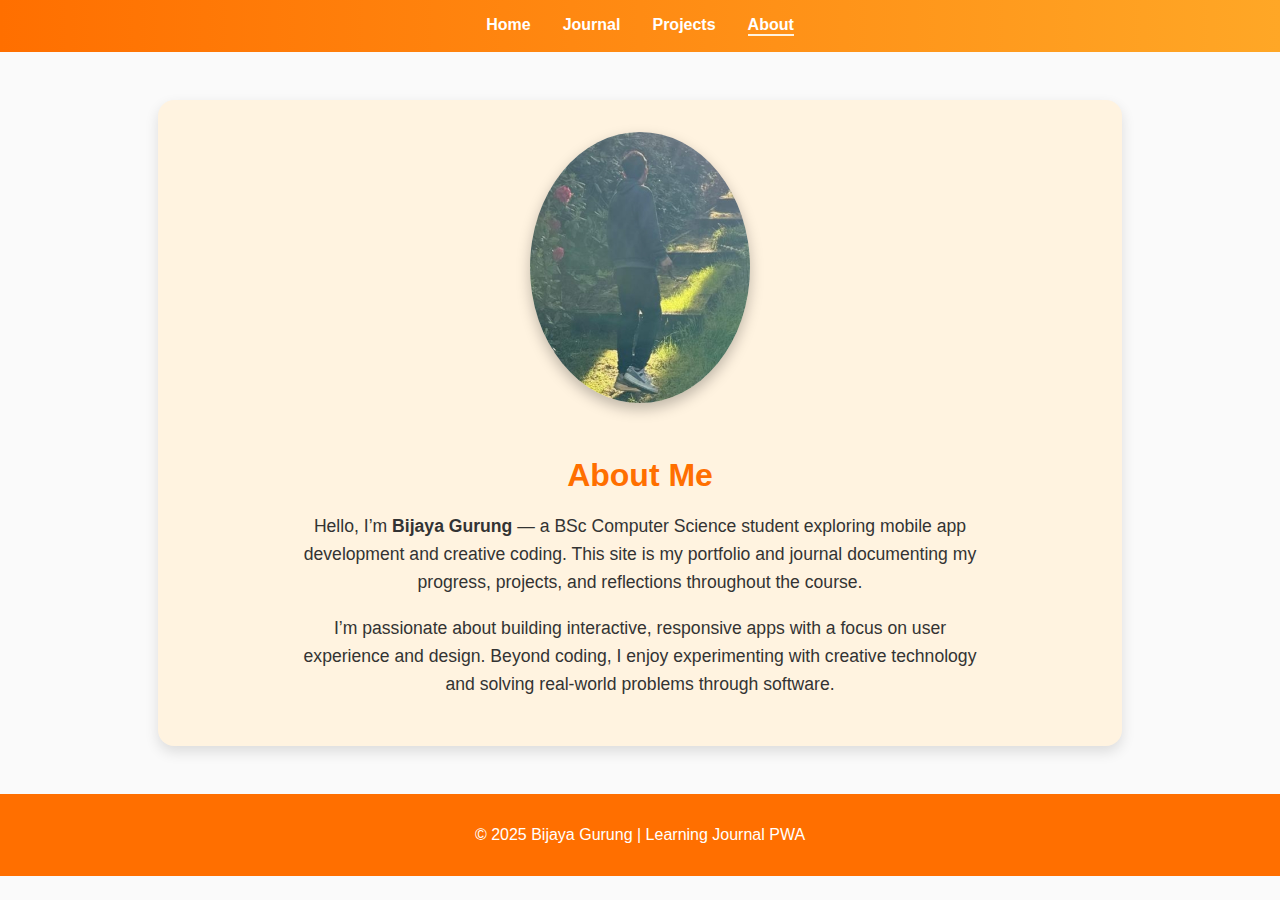
<file: about.html>
<!DOCTYPE html>
<html lang="en">
<head>
  <meta charset="UTF-8">
  <meta name="viewport" content="width=device-width, initial-scale=1.0">
  <title>About | Bijaya Gurung</title>
  <link rel="stylesheet" href="css/style.css">
</head>
<body>
  <header>
    <nav class="navbar">
      <a href="index.html">Home</a>
      <a href="journal.html">Journal</a>
      <a href="projects.html">Projects</a>
      <a href="about.html" class="active">About</a>
    </nav>
  </header>

  <main>
    <section class="about">
      <div class="about-container">
        <!-- Photo space -->
        <div class="about-photo">
          <img src="images/profile.jpg" alt="Bijaya Gurung Photo">
        </div>

        <!-- Text content -->
        <div class="about-text">
          <h2>About Me</h2>
          <p>Hello, I’m <strong>Bijaya Gurung</strong> — a BSc Computer Science student exploring mobile app development and creative coding.  
          This site is my portfolio and journal documenting my progress, projects, and reflections throughout the course.</p>

          <p>I’m passionate about building interactive, responsive apps with a focus on user experience and design.  
          Beyond coding, I enjoy experimenting with creative technology and solving real-world problems through software.</p>
        </div>
      </div>
    </section>
  </main>

  <footer>
    <p>&copy; 2025 Bijaya Gurung | Learning Journal PWA</p>
  </footer>
</body>
</html>
</file>
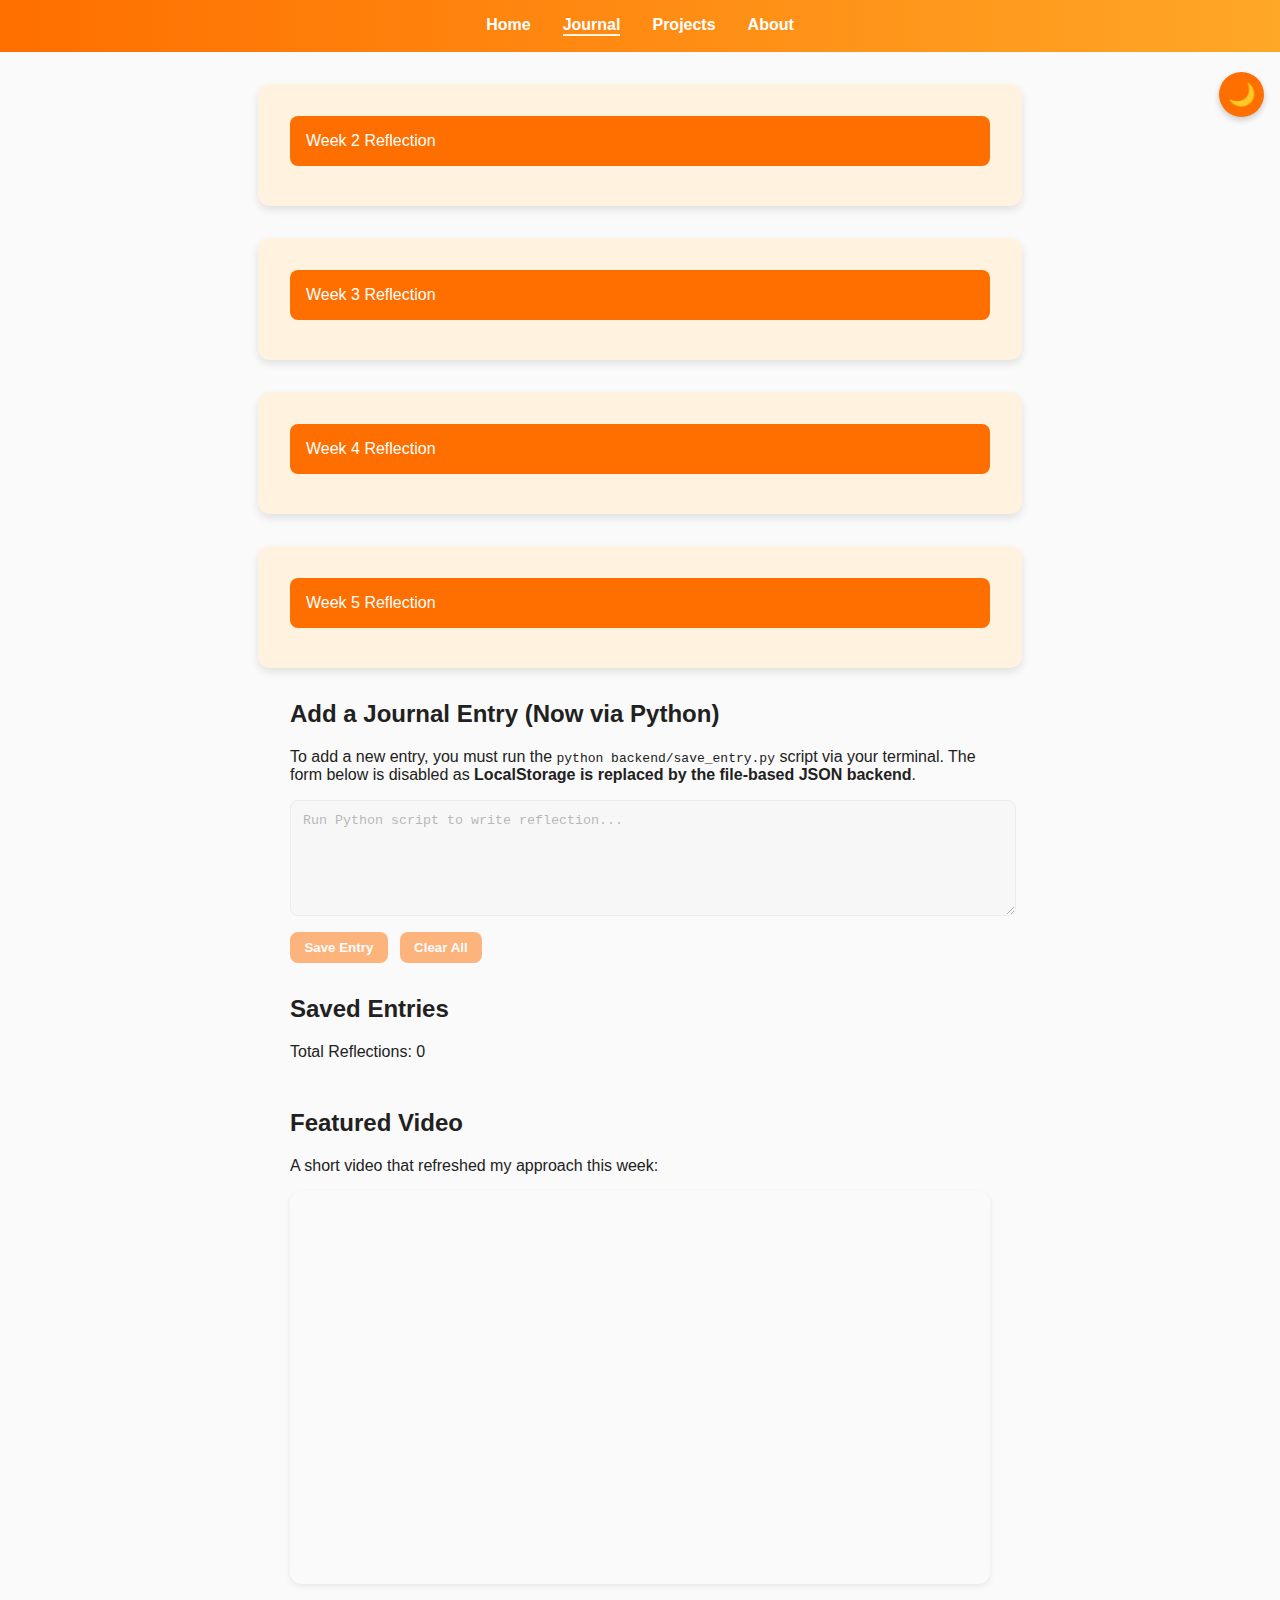
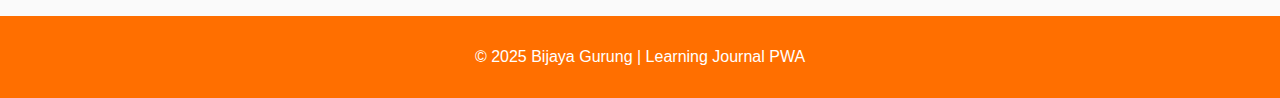
<file: journal.html>
<!DOCTYPE html>
<html lang="en">
<head>
  <meta charset="UTF-8">
  <meta name="viewport" content="width=device-width, initial-scale=1.0">
  <title>Journal | Bijaya Gurung</title>
  <link rel="stylesheet" href="css/style.css">
</head>
<body>
  <header></header>

  <main>
    
    <section class="journal-entry">
      <button class="collapsible">Week 2 Reflection</button>
      <div class="content">
        <p><strong>1. How did you approach mobile-first design?</strong><br>
        I began with a simple one-column layout optimized for small screens, focusing on readability and touch-friendly spacing. My goal was to ensure that content felt natural and uncluttered on mobile devices. Once the base layout was solid, I introduced media queries to adapt the design for tablets and desktops — adjusting padding, font sizes, and layout flow. This progressive enhancement strategy helped me build a responsive experience that feels intuitive across all screen sizes.</p>

        <p><strong>2. What was the most useful HTML or CSS concept you applied this week?</strong><br>
        Flexbox was a game-changer. It allowed me to align and distribute elements with precision, especially in the navbar and project cards. I also refined my use of margins and padding to create visual breathing room between sections. These small adjustments made a big difference in the overall polish of the site. I started thinking more like a designer — not just placing elements, but shaping the user’s experience.</p>

        <p><strong>3. What part of HTML or CSS did you find most challenging or confusing?</strong><br>
        Media queries were tricky at first. I struggled to understand which styles were active at different breakpoints, especially when multiple rules overlapped. I had to test my site on various screen sizes and use browser dev tools to inspect which styles were being applied. Through trial and error, I learned how to structure my CSS more clearly and use min-width logic to layer styles effectively. It was frustrating at times, but I came out with a stronger grasp of responsive design.</p>
      </div>
    </section>

    <section class="journal-entry">
      <button class="collapsible">Week 3 Reflection</button>
      <div class="content">
        <p><strong>1. Which DOM selection methods did you use, and why?</strong><br>
        This week I used both <code>getElementById()</code> and <code>querySelector()</code> to target elements in my Learning Journal PWA. I chose <code>getElementById()</code> for unique elements like the date/time display and theme toggle button because it’s fast and direct. For reusable or styled components like collapsible sections, I used <code>querySelector()</code> to select by class. This gave me flexibility to apply interactivity across multiple elements without duplicating code.</p>

        <p><strong>2. What was the most challenging part about linking JavaScript with HTML?</strong><br>
        The biggest challenge was making sure my JavaScript executed only after the DOM was fully loaded. Initially, I placed the <code>&lt;script&gt;</code> tag in the <code>&lt;head&gt;</code>, which caused errors because the elements weren’t available yet. Once I moved it to the bottom of the <code>&lt;body&gt;</code>, everything worked smoothly. I also had to debug why my collapsible buttons weren’t responding — turns out I needed to wrap the event listeners inside a loop to target each button individually.</p>

        <p><strong>3. How did you test and debug your JavaScript code?</strong><br>
        I relied heavily on <code>console.log()</code> to trace values and confirm that my event listeners were firing. I also used browser dev tools to inspect elements and check if styles were being applied correctly. Testing across different screen sizes helped me catch layout issues, especially with the theme toggle button. I refined its position and shape to avoid overlapping the navbar and make it visually appealing. Each bug taught me something new about how the DOM behaves and how to write cleaner, modular code.</p>
      </div>
    </section>

    <section class="journal-entry">
      <button class="collapsible">Week 4 Reflection</button>
      <div class="content">
        <p><strong>1. Which Storage, Browser, and Third‑Party APIs did you choose, and why?</strong><br>
        For Storage, I used <code>LocalStorage</code> because it’s simple and reliable for persisting journal entries and theme preferences across reloads. For the Browser API, I implemented the <code>Clipboard API</code> to let me copy entries quickly, and the <code>Notifications API</code> to give feedback when saving, deleting, or clearing entries. For the Third‑Party API, I integrated a <code>YouTube embed</code> to bring external learning content directly into my journal. These choices balanced ease of implementation with meaningful functionality.</p>

        <p><strong>2. How did you integrate each API with DOM manipulation?</strong><br>
        LocalStorage was tied to the journal form: when I save an entry, it’s pushed into storage and then rendered dynamically into the DOM. The Clipboard API was wired to “Copy” buttons on each entry, using event listeners to grab the text and copy it. The Notifications API was triggered after save, delete, and clear actions, providing system notifications (or alert fallbacks) based on user events. The YouTube embed was injected into a container via JavaScript, ensuring it loads seamlessly with the rest of the page.</p>

        <p><strong>3. What challenges did you encounter, and how did you solve them?</strong><br>
        The biggest challenge was handling <em>notification permissions</em> — browsers block notifications unless the user explicitly allows them. To solve this, I added a fallback <code>alert()</code> so feedback is always visible. Another challenge was making sure entries render correctly after delete and clear actions; I fixed this by re‑rendering the list after every storage update. Finally, embedding YouTube responsively required CSS tweaks to keep the iframe proportional across devices.</p>

        <p><strong>4. In what ways do these APIs improve your Learning Journal PWA?</strong><br>
        These APIs transformed the journal from a static site into a <strong>dynamic, interactive app</strong>. LocalStorage ensures my reflections persist across sessions, making the journal truly personal. Clipboard and Notifications improve usability by giving instant feedback and easy sharing. The YouTube embed connects my journal to external resources, enriching the learning experience. Together, they make the PWA more professional, engaging, and aligned with real‑world app functionality.</p>
      </div>
    </section>

    <section class="journal-entry">
      <button class="collapsible">Week 5 Reflection</button>
      <div class="content">
        <p><strong>1. How is storing data in a JSON file different from using browser storage?</strong><br>
        Storing data in a JSON file (file-based storage) saves data permanently to the server's or user's filesystem, persisting across different browsers and cleared caches. This data can be created and updated outside the browser using server-side tools like Python. In contrast, browser storage (like LocalStorage) saves data locally within the user's specific browser instance and can only be accessed by client-side JavaScript.</p>

        <p><strong>2. How did you use Python to create or update your JSON file?</strong><br>
        I used Python with its built-in <code>json</code> module to manage the <code>reflections.json</code> file. The <code>save_entry.py</code> script first uses <code>json.load()</code> to read the existing list of reflections. It then appends a new reflection object (with a timestamp) to the list. Finally, it uses <code>json.dump()</code> to write the entire updated list back to the <code>reflections.json</code> file, effectively saving the changes and providing file persistence.</p>

        <p><strong>3. What does your PWA show locally, and what will users see on GitHub? Are they the same? Why or why not?</strong><br>
        They are generally not the same. When running the PWA locally with a live server, the JavaScript can successfully fetch and display the entries from <code>/backend/reflections.json</code>. However, when deployed to static hosting like GitHub Pages, the browser's security rules (Same-Origin Policy) typically prevent client-side JavaScript from fetching local files, resulting in an error. Consequently, users on GitHub will likely not see the dynamically loaded JSON entries, only the static HTML structure.</p>

        <p><strong>4. What extra feature did you add to your PWA using the JSON file, and why?</strong><br>
        I added a Reflection Counter feature. This feature retrieves the reflection array from <code>reflections.json</code>, calculates its length using <code>entries.length</code>, and displays the total number of entries on the journal page. This was chosen because it provides immediate, quantifiable feedback to the user and serves as clear evidence that the JavaScript successfully fetched, parsed, and processed the new file-based JSON data.</p>
      </div>
    </section>

    <section class="journal-form">
      <h2>Add a Journal Entry (Now via Python)</h2>
      <p class="note">To add a new entry, you must run the <code>python backend/save_entry.py</code> script via your terminal. The form below is disabled as <strong>LocalStorage is replaced by the file-based JSON backend</strong>.</p>
      <form id="journal-form" style="pointer-events: none; opacity: 0.5;">
        <textarea id="journal-text" rows="6" placeholder="Run Python script to write reflection..." disabled></textarea>
        <div class="form-actions">
          <button type="submit" id="save-entry" disabled>Save Entry</button>
          <button type="button" id="clear-entries" disabled>Clear All</button>
        </div>
      </form>
    </section>

    <section class="saved-entries-section">
      <h2>Saved Entries</h2>
      <p id="reflection-count" class="note">Total Reflections: 0</p>
      <div id="saved-entries" class="saved-entries"></div>
    </section>

    <section class="thirdparty-section">
      <h2>Featured Video</h2>
      <p>A short video that refreshed my approach this week:</p>
      <div id="youtube-container" class="youtube-container"></div>
    </section>
  </main>

  <footer>
    <p>&copy; 2025 Bijaya Gurung | Learning Journal PWA</p>
  </footer>

  <script src="js/script.js"></script>
  <script src="js/storage.js"></script>
  <script src="js/browser.js"></script>
  <script src="js/thirdparty.js"></script>

</body>
</html>
</file>
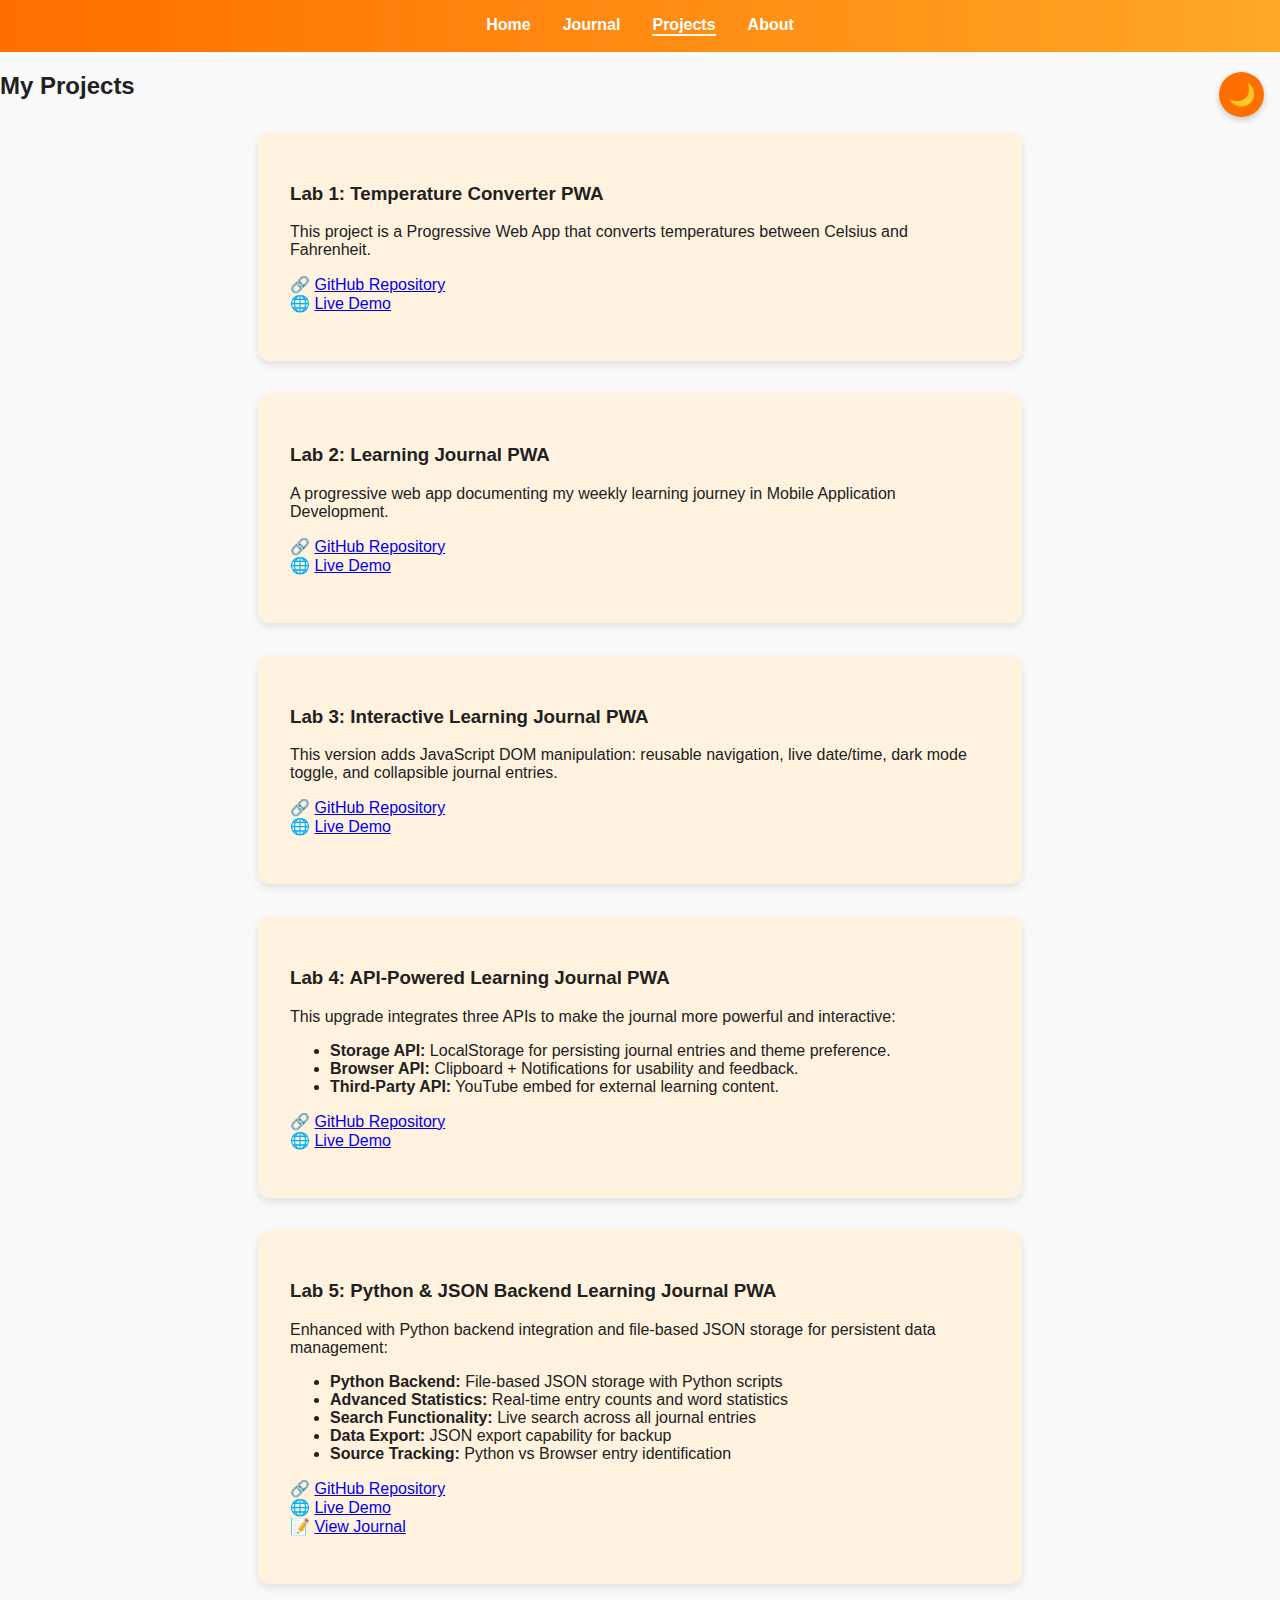
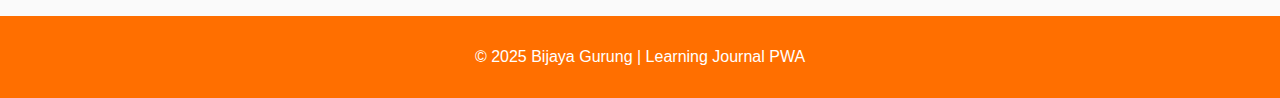
<file: projects.html>
<!DOCTYPE html>
<html lang="en">
<head>
  <meta charset="UTF-8">
  <meta name="viewport" content="width=device-width, initial-scale=1.0">
  <title>Projects | Bijaya Gurung</title>
  <link rel="stylesheet" href="css/style.css">
</head>
<body>
  <header></header>

  <main>
    <section class="projects">
      <h2>My Projects</h2>

      <div class="project-card">
        <h3>Lab 1: Temperature Converter PWA</h3>
        <p>This project is a Progressive Web App that converts temperatures between Celsius and Fahrenheit.</p>
        <p>
          🔗 <a href="https://github.com/bijaygrg1314-code/TemperatureConverterPWA-" target="_blank">GitHub Repository</a><br>
          🌐 <a href="https://bijaygrg1314-code.github.io/TemperatureConverterPWA-/" target="_blank">Live Demo</a>
        </p>
      </div>

      <div class="project-card">
        <h3>Lab 2: Learning Journal PWA</h3>
        <p>A progressive web app documenting my weekly learning journey in Mobile Application Development.</p>
        <p>
          🔗 <a href="https://github.com/bijaygrg1314-code/Learning-journal-PWA" target="_blank">GitHub Repository</a><br>
          🌐 <a href="https://bijaygrg1314-code.github.io/Learning-journal-PWA/" target="_blank">Live Demo</a>
        </p>
      </div>

      <div class="project-card">
        <h3>Lab 3: Interactive Learning Journal PWA</h3>
        <p>This version adds JavaScript DOM manipulation: reusable navigation, live date/time, dark mode toggle, and collapsible journal entries.</p>
        <p>
          🔗 <a href="https://github.com/bijaygrg1314-code/Learning-journal-PWA" target="_blank">GitHub Repository</a><br>
          🌐 <a href="https://bijaygrg1314-code.github.io/Learning-journal-PWA/" target="_blank">Live Demo</a>
        </p>
      </div>

      <div class="project-card">
        <h3>Lab 4: API‑Powered Learning Journal PWA</h3>
        <p>This upgrade integrates three APIs to make the journal more powerful and interactive:</p>
        <ul>
          <li><strong>Storage API:</strong> LocalStorage for persisting journal entries and theme preference.</li>
          <li><strong>Browser API:</strong> Clipboard + Notifications for usability and feedback.</li>
          <li><strong>Third‑Party API:</strong> YouTube embed for external learning content.</li>
        </ul>
        <p>
          🔗 <a href="https://github.com/bijaygrg1314-code/Learning-journal-PWA" target="_blank">GitHub Repository</a><br>
          🌐 <a href="https://bijaygrg1314-code.github.io/Learning-journal-PWA/" target="_blank">Live Demo</a>
        </p>
      </div>

      <!-- Lab 5 Project Card -->
      <div class="project-card">
        <h3>Lab 5: Python & JSON Backend Learning Journal PWA</h3>
        <p>Enhanced with Python backend integration and file-based JSON storage for persistent data management:</p>
        <ul>
          <li><strong>Python Backend:</strong> File-based JSON storage with Python scripts</li>
          <li><strong>Advanced Statistics:</strong> Real-time entry counts and word statistics</li>
          <li><strong>Search Functionality:</strong> Live search across all journal entries</li>
          <li><strong>Data Export:</strong> JSON export capability for backup</li>
          <li><strong>Source Tracking:</strong> Python vs Browser entry identification</li>
        </ul>
        <p>
          🔗 <a href="https://github.com/bijaygrg1314-code/Learning-journal-PWA" target="_blank">GitHub Repository</a><br>
          🌐 <a href="https://bijaygrg1314-code.github.io/Learning-journal-PWA/" target="_blank">Live Demo</a><br>
          📝 <a href="journal.html">View Journal</a>
        </p>
      </div>
    </section>
  </main>

  <footer>
    <p>&copy; 2025 Bijaya Gurung | Learning Journal PWA</p>
  </footer>

  <script src="js/script.js"></script>
  <script src="js/storage.js"></script>
  <script src="js/browser.js"></script>
  <script src="js/thirdparty.js"></script>
</body>
</html>
</file>
<file: css/style.css>
/* === Prevention of overflowing contents out of the pages === */
html, body {
  overflow-x: hidden;
}

/* ===== Base Styles ===== */
body {
  font-family: 'Segoe UI', Tahoma, sans-serif;
  margin: 0;
  background-color: #FAFAFA;
  color: #212121;
}

/* ===== Navbar ===== */
.navbar {
  display: flex;
  justify-content: center;
  background: linear-gradient(90deg, #FF6F00, #FFA726);
  padding: 1rem;
}
.navbar a {
  color: white;
  text-decoration: none;
  margin: 0 1rem;
  font-weight: bold;
}
.navbar a:hover { color: #212121; }
.navbar .active { border-bottom: 2px solid #FFF3E0; }

/* ===== Hero Section ===== */
.hero {
  text-align: center;
  padding: 3rem 1rem;
  background: linear-gradient(135deg, #FF6F00, #FFA726);
  color: white;
  border-radius: 0 0 20px 20px;
}
.hero h1 { margin-bottom: 1rem; }

/* ===== CTA Buttons ===== */
.cta-buttons {
  display: flex;
  justify-content: center;
  gap: 1rem;
  margin-top: 1.5rem;
}
.cta-buttons .btn {
  background: linear-gradient(135deg, #FF6F00, #FFA726);
  color: #fff;
  font-weight: 800;
  font-size: 1.1rem;
  text-shadow: 0 1px 3px rgba(0,0,0,0.5);
  padding: 0.75rem 1.5rem;
  border-radius: 30px;
  text-decoration: none;
  transition: transform 0.2s ease, box-shadow 0.2s ease;
  box-shadow: 0 3px 6px rgba(0,0,0,0.2);
}
.cta-buttons .btn:hover {
  transform: translateY(-3px);
  box-shadow: 0 6px 12px rgba(0,0,0,0.3);
  background: linear-gradient(135deg, #FFA726, #FF6F00);
  color: #fff;
}


/* ===== Cards ===== */
.intro-card, .project-card, .journal-entry {
  background-color: #FFF3E0;
  margin: 2rem auto;
  padding: 2rem;
  max-width: 700px;
  border-radius: 12px;
  box-shadow: 0 4px 8px rgba(0,0,0,0.1);
}

/* ===== Collapsibles ===== */
.collapsible {
  background-color: #FF6F00;
  color: white;
  cursor: pointer;
  padding: 1rem;
  width: 100%;
  border: none;
  text-align: left;
  font-size: 1rem;
  border-radius: 8px;
  margin-bottom: 0.5rem;
}
.collapsible.active { background-color: #FFA726; }
.content {
  display: none;
  padding: 1rem;
  background-color: #FFF3E0;
  border-radius: 8px;
}

/* ===== Journal Form & Saved Entries ===== */
.journal-form, .saved-entries-section, .thirdparty-section {
  margin: 2rem auto;
  max-width: 700px;
}
#journal-form textarea {
  width: 100%;
  border-radius: 8px;
  border: 1px solid #ddd;
  padding: 0.75rem;
  resize: vertical;
}
.form-actions {
  display: flex;
  gap: 0.75rem;
  margin-top: 0.75rem;
}
.form-actions button,
.copy-btn, .delete-btn {
  background-color: #FF6F00;
  color: white;
  border: none;
  padding: 0.5rem 0.9rem;
  border-radius: 8px;
  cursor: pointer;
  font-weight: bold;
}
.form-actions button:hover,
.copy-btn:hover, .delete-btn:hover { background-color: #FFA726; }

.saved-entries { display: grid; gap: 1rem; }
.saved-entry {
  background: #FFF3E0;
  border-radius: 8px;
  padding: 1rem;
  box-shadow: 0 2px 6px rgba(0,0,0,0.08);
}
.saved-entry .meta {
  font-size: 0.9rem;
  color: #555;
  margin-bottom: 0.5rem;
}
.entry-actions {
  display: flex;
  gap: 0.5rem;
  margin-top: 0.5rem;
}

/* ===== YouTube Embed ===== */
.youtube-container {
  position: relative;
  padding-bottom: 56.25%;
  height: 0;
  overflow: hidden;
  border-radius: 12px;
  box-shadow: 0 2px 6px rgba(0,0,0,0.08);
}
.youtube-container iframe {
  position: absolute;
  top: 0; left: 0;
  width: 100%; height: 100%;
  border: 0;
  border-radius: 12px;
}

/* ===== About Section ===== */
.about {
  max-width: 900px;
  margin: 3rem auto;
  padding: 2rem;
  background: #FFF3E0;
  border-radius: 16px;
  box-shadow: 0 6px 14px rgba(0,0,0,0.12);
  display: flex;
  flex-direction: column;
  align-items: center;
  text-align: center;
}

/* About Image */
.about img {
  max-width: 220px;
  width: 100%;
  height: auto;
  border-radius: 50%; /* circular avatar */
  margin-bottom: 1.5rem;
  box-shadow: 0 6px 14px rgba(0,0,0,0.25);
  object-fit: cover;
  transition: transform 0.3s ease;
}
.about img:hover {
  transform: scale(1.05); /* subtle zoom on hover */
}

/* About Text */
.about h2 {
  font-size: 2rem;
  margin-bottom: 1rem;
  color: #FF6F00;
}
.about p {
  font-size: 1.1rem;
  line-height: 1.6;
  max-width: 700px;
  margin-bottom: 1rem;
  color: #333;
}


/* ===== Footer ===== */
footer {
  text-align: center;
  padding: 1rem;
  background-color: #FF6F00;
  color: white;
}

/* ===== Theme Toggle Button ===== */
#theme-toggle {
  position: absolute;
  top: 4.5rem;
  right: 1rem;
  width: 45px;
  height: 45px;
  border-radius: 50%;
  background-color: #FF6F00;
  color: white;
  border: none;
  cursor: pointer;
  font-size: 1.4rem;
  display: flex;
  align-items: center;
  justify-content: center;
  z-index: 1000;
  box-shadow: 0 3px 6px rgba(0,0,0,0.2);
  transition: background-color 0.3s ease;
}
#theme-toggle:hover { background-color: #FFA726; color: #212121; }


body.dark-mode { background-color: #212121; color: #FAFAFA; }
body.dark-mode .navbar { background: linear-gradient(90deg, #333, #555); }
body.dark-mode footer { background-color: #333; }
body.dark-mode .intro-card,
body.dark-mode .project-card,
body.dark-mode .journal-entry,
body.dark-mode .content,
body.dark-mode .saved-entry { background-color: #424242; color: #FAFAFA; }
body.dark-mode #theme-toggle { background-color: #333; color: #FAFAFA; }
</file>
